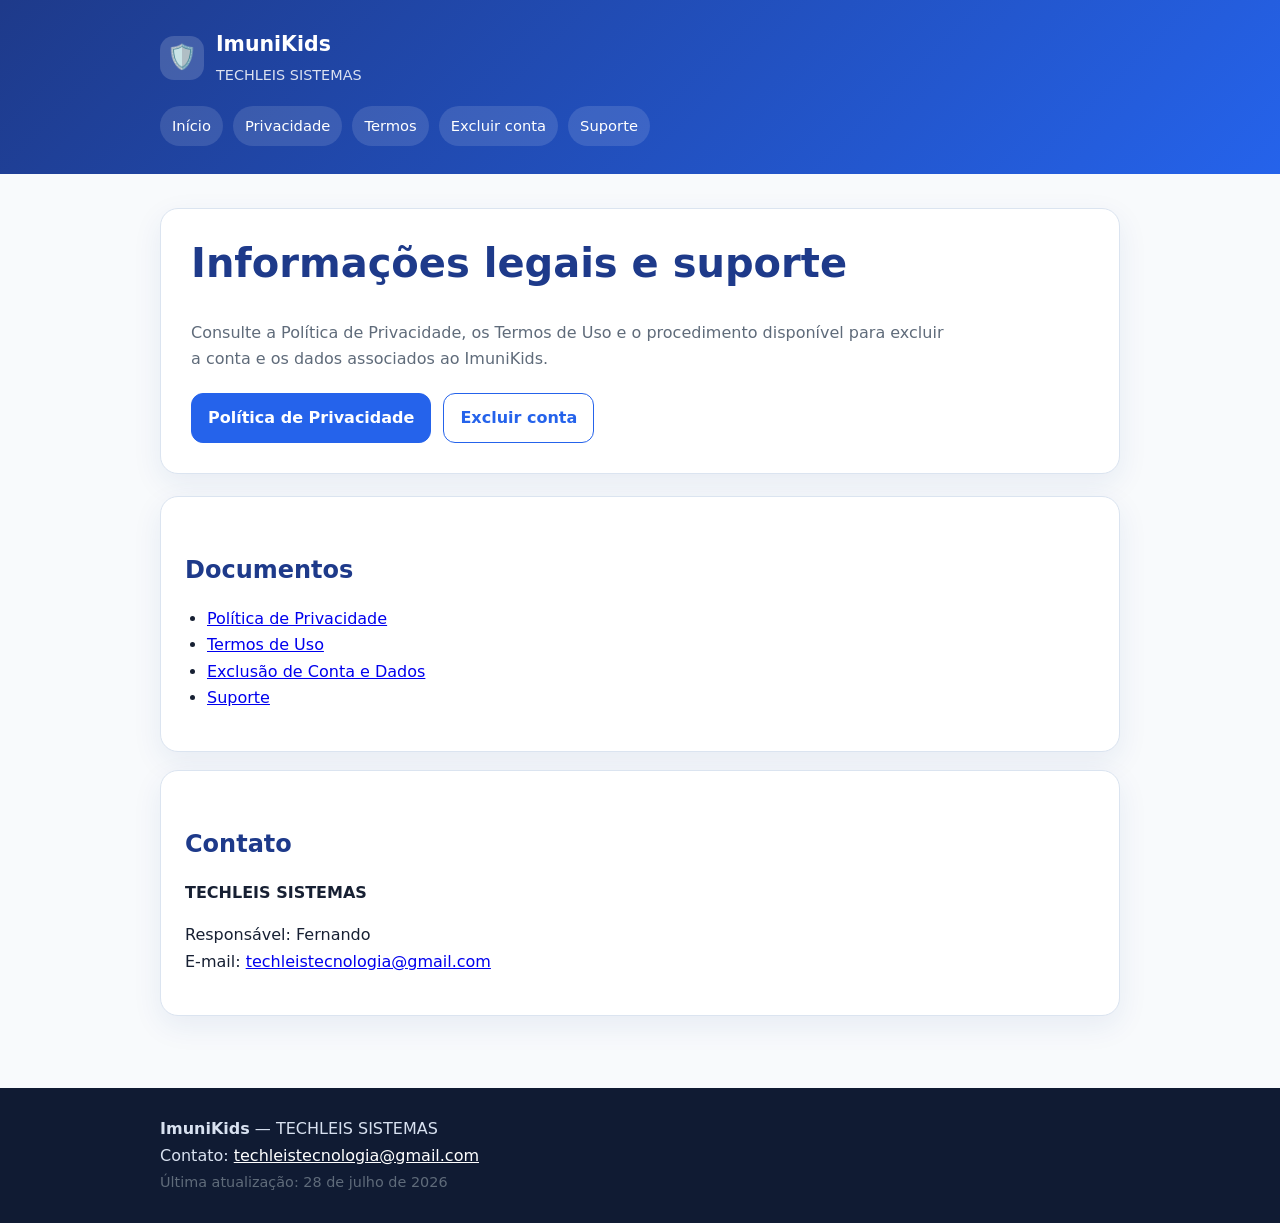
<file: index.html>
<!doctype html><html lang="pt-BR"><head><meta charset="utf-8"><meta name="viewport" content="width=device-width,initial-scale=1"><title>Informações legais | ImuniKids</title><meta name="description" content="Documentos legais, privacidade e suporte do ImuniKids."><meta name="theme-color" content="#2563eb"><link rel="stylesheet" href="styles.css"></head><body><header><div class="header-inner"><div class="brand"><div class="brand-mark" aria-hidden="true">🛡️</div><div><h1>ImuniKids</h1><p>TECHLEIS SISTEMAS</p></div></div><nav aria-label="Navegação principal"><a href="index.html">Início</a><a href="privacidade.html">Privacidade</a><a href="termos.html">Termos</a><a href="excluir-conta.html">Excluir conta</a><a href="suporte.html">Suporte</a></nav></div></header><main><section class="hero"><h2>Informações legais e suporte</h2><p>Consulte a Política de Privacidade, os Termos de Uso e o procedimento disponível para excluir a conta e os dados associados ao ImuniKids.</p><div class="actions"><a class="button primary" href="privacidade.html">Política de Privacidade</a><a class="button secondary" href="excluir-conta.html">Excluir conta</a></div></section><section class="card"><h2>Documentos</h2><ul><li><a href="privacidade.html">Política de Privacidade</a></li><li><a href="termos.html">Termos de Uso</a></li><li><a href="excluir-conta.html">Exclusão de Conta e Dados</a></li><li><a href="suporte.html">Suporte</a></li></ul></section><section class="card"><h2>Contato</h2><p><strong>TECHLEIS SISTEMAS</strong></p><p>Responsável: Fernando<br>E-mail: <a href="mailto:techleistecnologia@gmail.com">techleistecnologia@gmail.com</a></p></section></main><footer><div class="inner"><strong>ImuniKids</strong> — TECHLEIS SISTEMAS<br>Contato: <a href="mailto:techleistecnologia@gmail.com">techleistecnologia@gmail.com</a><br><span class="meta">Última atualização: 28 de julho de 2026</span></div></footer></body></html>
</file>
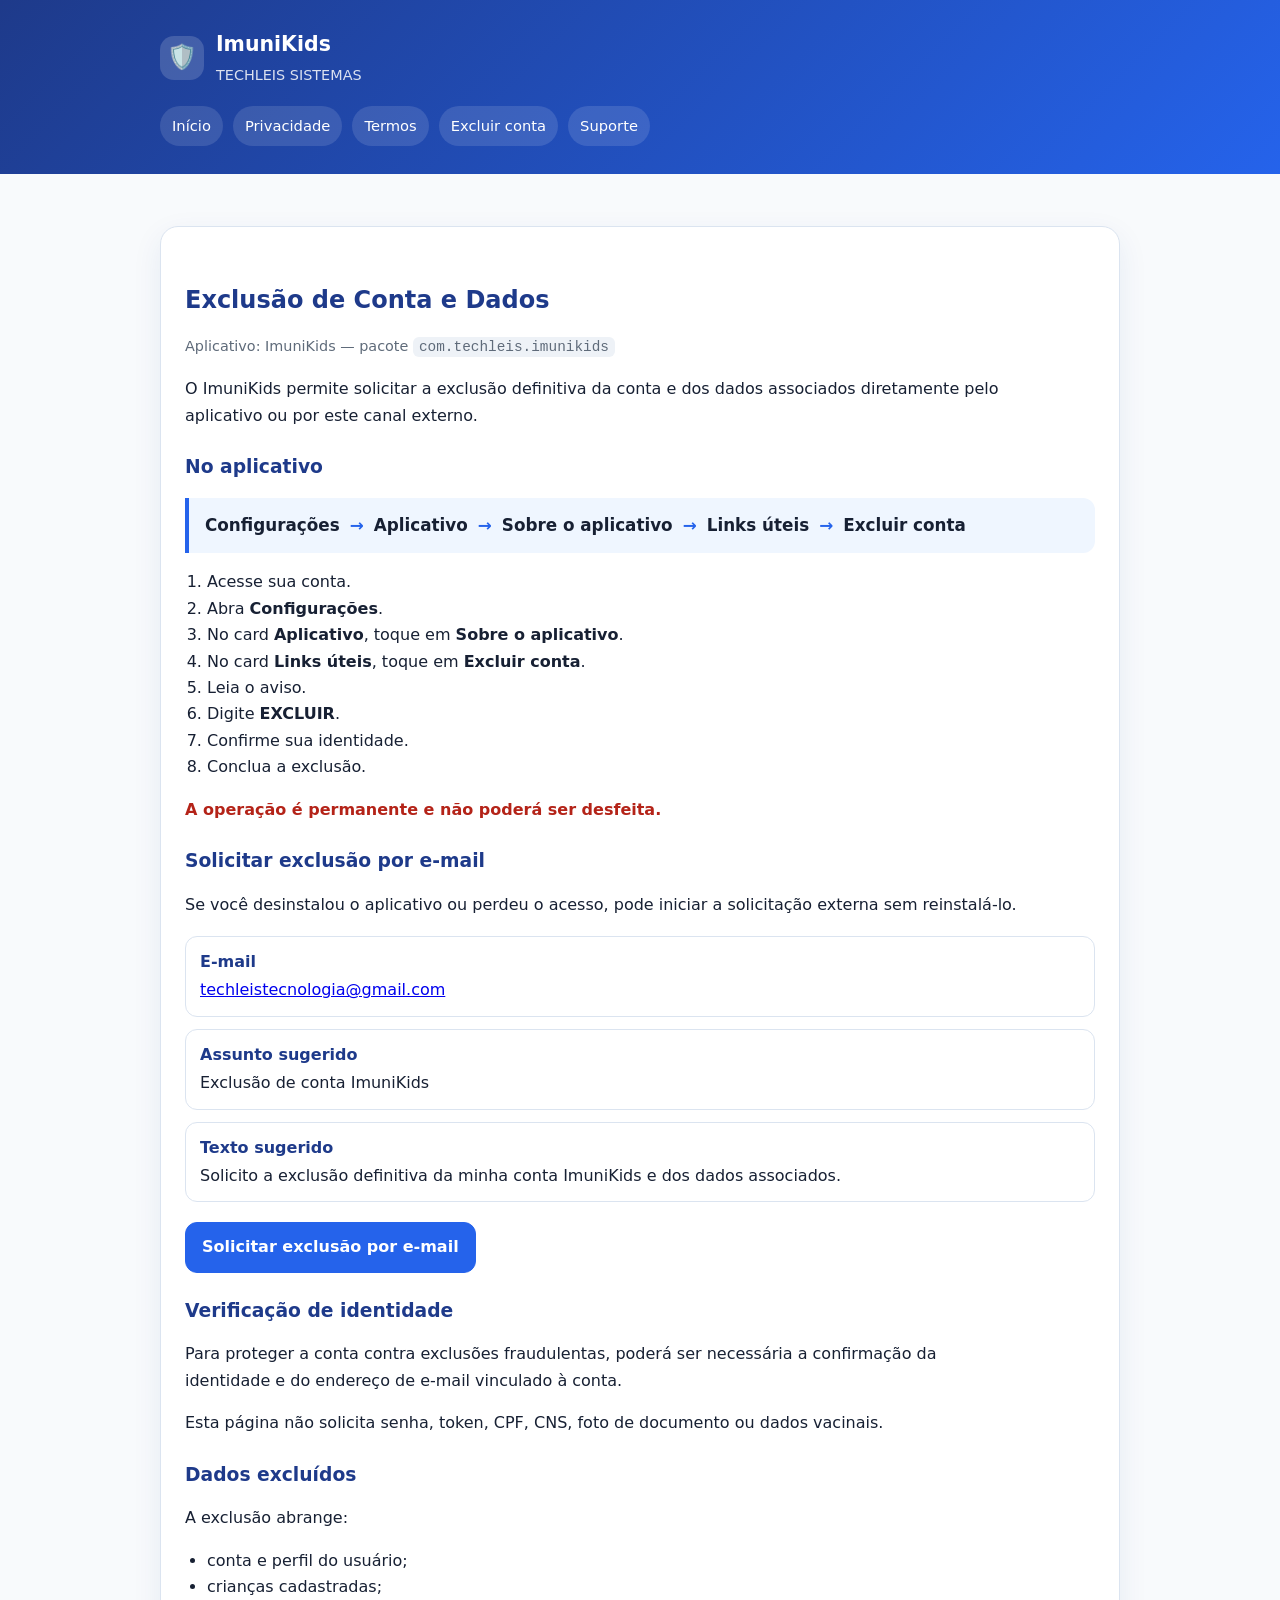
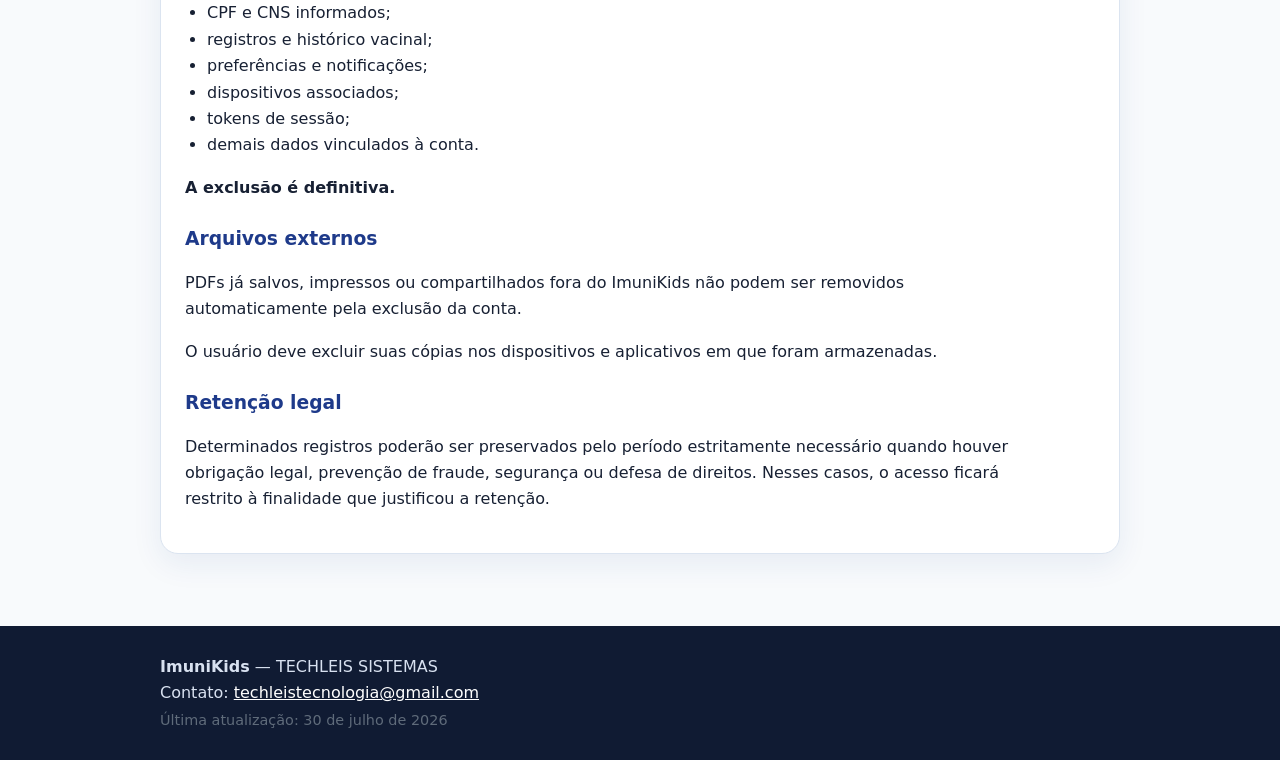
<file: excluir-conta.html>
<!doctype html>
<html lang="pt-BR">
<head>
  <meta charset="utf-8">
  <meta name="viewport" content="width=device-width,initial-scale=1">
  <title>Exclusão de Conta | ImuniKids</title>
  <meta name="description" content="Saiba como excluir definitivamente sua conta ImuniKids e os dados associados.">
  <meta name="theme-color" content="#2563eb">
  <link rel="stylesheet" href="styles.css">
</head>
<body>
  <header>
    <div class="header-inner">
      <div class="brand">
        <div class="brand-mark" aria-hidden="true">🛡️</div>
        <div><h1>ImuniKids</h1><p>TECHLEIS SISTEMAS</p></div>
      </div>
      <nav aria-label="Navegação principal">
        <a href="index.html">Início</a><a href="privacidade.html">Privacidade</a><a href="termos.html">Termos</a><a href="excluir-conta.html">Excluir conta</a><a href="suporte.html">Suporte</a>
      </nav>
    </div>
  </header>
  <main>
    <article class="card">
      <h2>Exclusão de Conta e Dados</h2>
      <p class="meta">Aplicativo: ImuniKids — pacote <code>com.techleis.imunikids</code></p>
      <p>O ImuniKids permite solicitar a exclusão definitiva da conta e dos dados associados diretamente pelo aplicativo ou por este canal externo.</p>

      <section aria-labelledby="no-aplicativo">
        <h3 id="no-aplicativo">No aplicativo</h3>
        <div class="notice account-path" aria-label="Caminho para excluir a conta no aplicativo">
          <strong>Configurações</strong><span aria-hidden="true">→</span><strong>Aplicativo</strong><span aria-hidden="true">→</span><strong>Sobre o aplicativo</strong><span aria-hidden="true">→</span><strong>Links úteis</strong><span aria-hidden="true">→</span><strong>Excluir conta</strong>
        </div>
        <ol>
          <li>Acesse sua conta.</li><li>Abra <strong>Configurações</strong>.</li><li>No card <strong>Aplicativo</strong>, toque em <strong>Sobre o aplicativo</strong>.</li><li>No card <strong>Links úteis</strong>, toque em <strong>Excluir conta</strong>.</li><li>Leia o aviso.</li><li>Digite <strong>EXCLUIR</strong>.</li><li>Confirme sua identidade.</li><li>Conclua a exclusão.</li>
        </ol>
        <p class="permanent"><strong>A operação é permanente e não poderá ser desfeita.</strong></p>
      </section>

      <section aria-labelledby="por-email">
        <h3 id="por-email">Solicitar exclusão por e-mail</h3>
        <p>Se você desinstalou o aplicativo ou perdeu o acesso, pode iniciar a solicitação externa sem reinstalá-lo.</p>
        <dl class="request-details">
          <div><dt>E-mail</dt><dd><a href="mailto:techleistecnologia@gmail.com?subject=Exclus%C3%A3o%20de%20conta%20ImuniKids&amp;body=Solicito%20a%20exclus%C3%A3o%20definitiva%20da%20minha%20conta%20ImuniKids%20e%20dos%20dados%20associados.">techleistecnologia@gmail.com</a></dd></div>
          <div><dt>Assunto sugerido</dt><dd>Exclusão de conta ImuniKids</dd></div>
          <div><dt>Texto sugerido</dt><dd>Solicito a exclusão definitiva da minha conta ImuniKids e dos dados associados.</dd></div>
        </dl>
        <div class="actions"><a class="button primary" href="mailto:techleistecnologia@gmail.com?subject=Exclus%C3%A3o%20de%20conta%20ImuniKids&amp;body=Solicito%20a%20exclus%C3%A3o%20definitiva%20da%20minha%20conta%20ImuniKids%20e%20dos%20dados%20associados.">Solicitar exclusão por e-mail</a></div>
      </section>

      <h3>Verificação de identidade</h3>
      <p>Para proteger a conta contra exclusões fraudulentas, poderá ser necessária a confirmação da identidade e do endereço de e-mail vinculado à conta.</p>
      <p>Esta página não solicita senha, token, CPF, CNS, foto de documento ou dados vacinais.</p>

      <h3>Dados excluídos</h3>
      <p>A exclusão abrange:</p>
      <ul><li>conta e perfil do usuário;</li><li>crianças cadastradas;</li><li>CPF e CNS informados;</li><li>registros e histórico vacinal;</li><li>preferências e notificações;</li><li>dispositivos associados;</li><li>tokens de sessão;</li><li>demais dados vinculados à conta.</li></ul>
      <p><strong>A exclusão é definitiva.</strong></p>

      <h3>Arquivos externos</h3>
      <p>PDFs já salvos, impressos ou compartilhados fora do ImuniKids não podem ser removidos automaticamente pela exclusão da conta.</p>
      <p>O usuário deve excluir suas cópias nos dispositivos e aplicativos em que foram armazenadas.</p>

      <h3>Retenção legal</h3>
      <p>Determinados registros poderão ser preservados pelo período estritamente necessário quando houver obrigação legal, prevenção de fraude, segurança ou defesa de direitos. Nesses casos, o acesso ficará restrito à finalidade que justificou a retenção.</p>
    </article>
  </main>
  <footer><div class="inner"><strong>ImuniKids</strong> — TECHLEIS SISTEMAS<br>Contato: <a href="mailto:techleistecnologia@gmail.com">techleistecnologia@gmail.com</a><br><span class="meta">Última atualização: 30 de julho de 2026</span></div></footer>
</body>
</html>
</file>
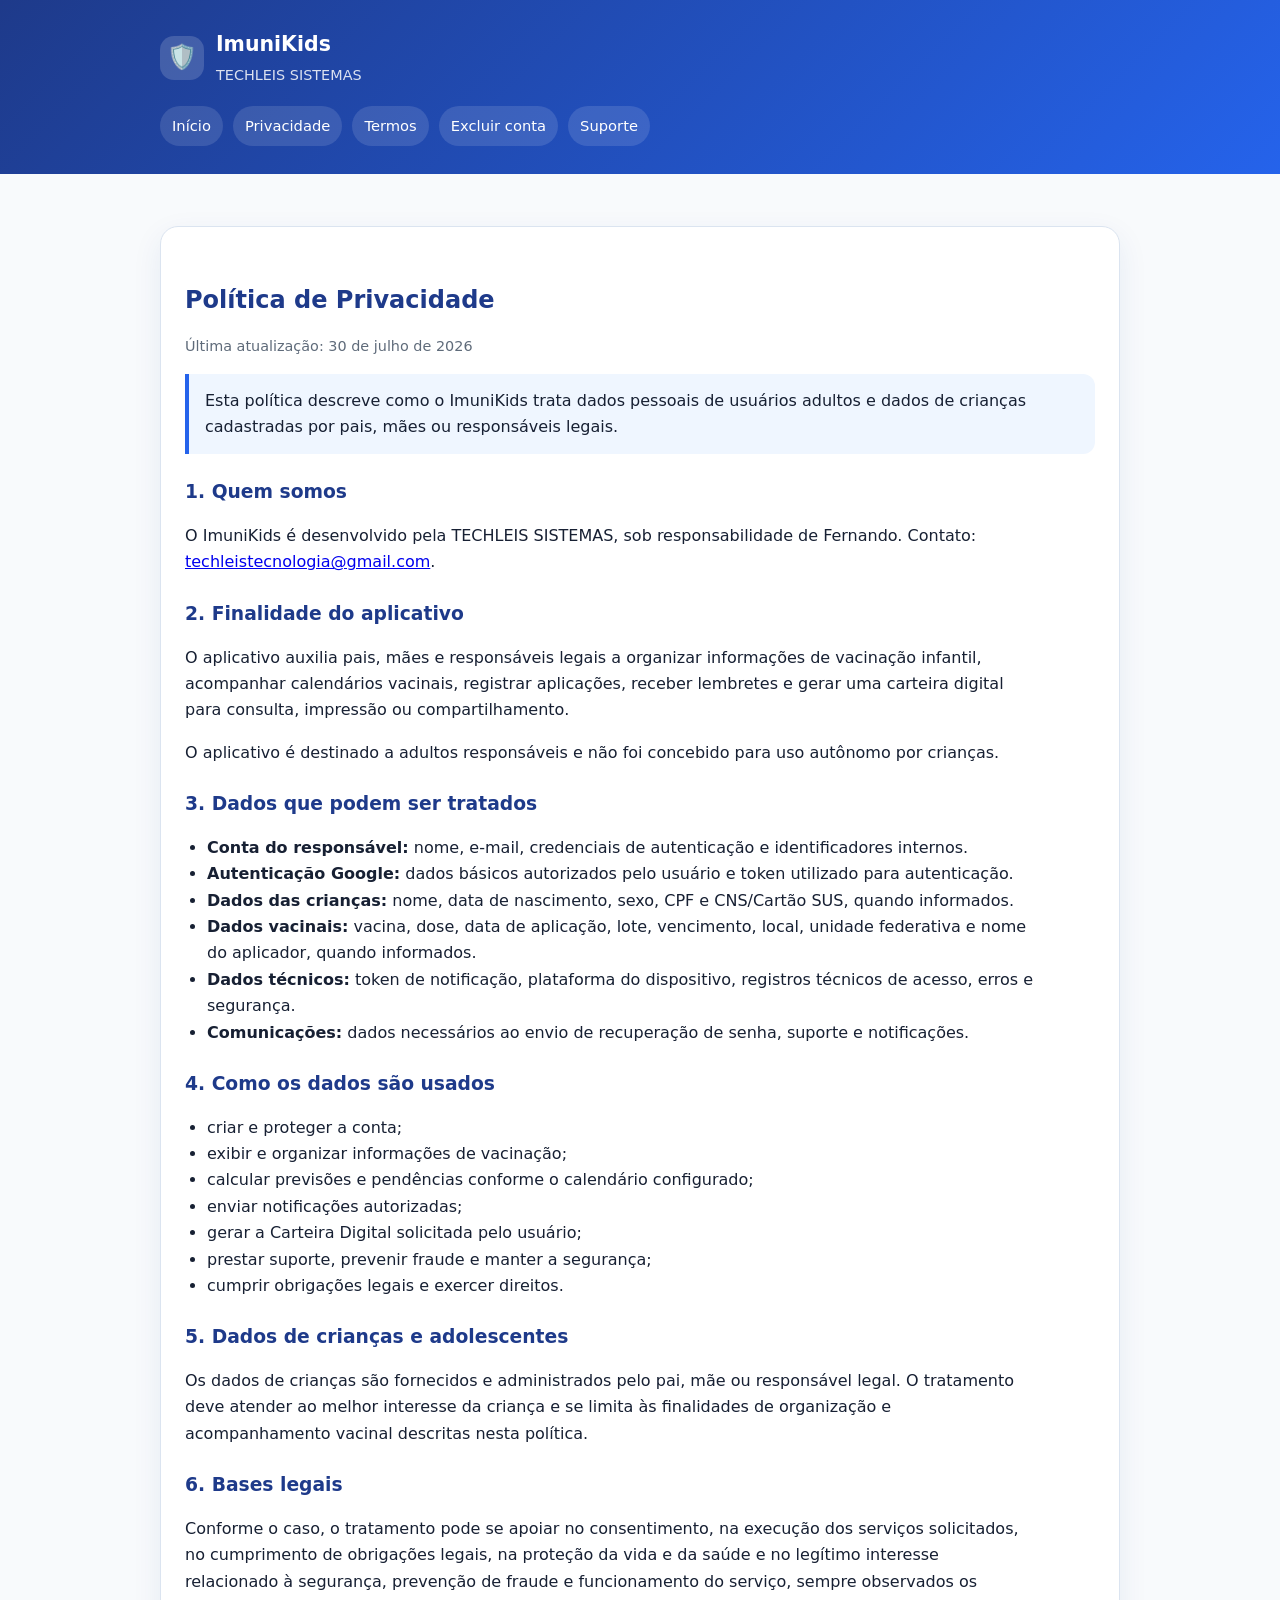
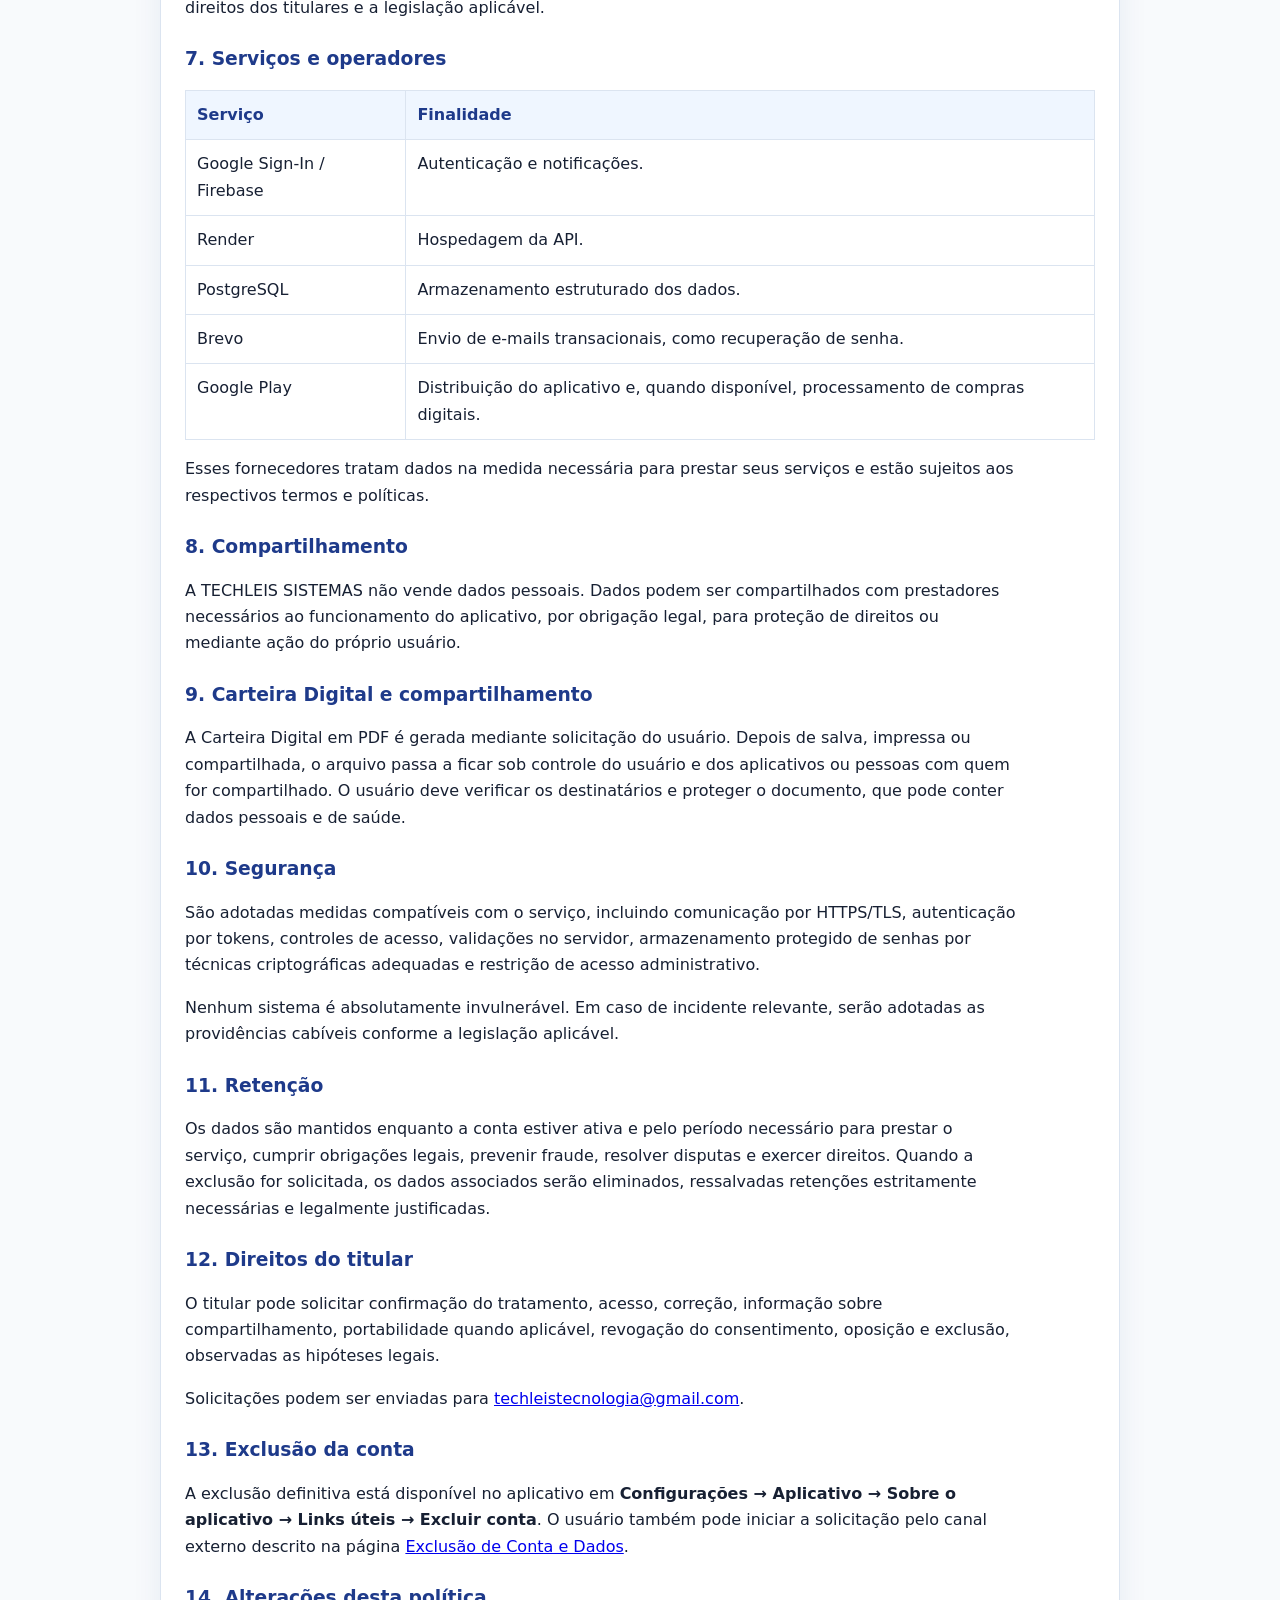
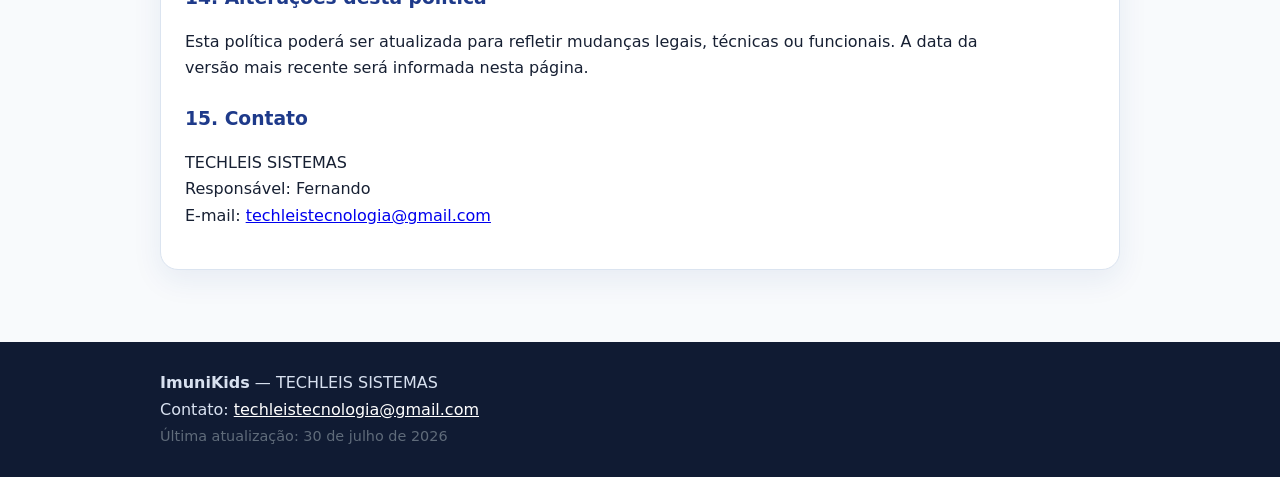
<file: privacidade.html>
<!doctype html><html lang="pt-BR"><head><meta charset="utf-8"><meta name="viewport" content="width=device-width,initial-scale=1"><title>Política de Privacidade | ImuniKids</title><meta name="description" content="Política de Privacidade do aplicativo ImuniKids."><meta name="theme-color" content="#2563eb"><link rel="stylesheet" href="styles.css"></head><body><header><div class="header-inner"><div class="brand"><div class="brand-mark" aria-hidden="true">🛡️</div><div><h1>ImuniKids</h1><p>TECHLEIS SISTEMAS</p></div></div><nav aria-label="Navegação principal"><a href="index.html">Início</a><a href="privacidade.html">Privacidade</a><a href="termos.html">Termos</a><a href="excluir-conta.html">Excluir conta</a><a href="suporte.html">Suporte</a></nav></div></header><main><article class="card"><h2>Política de Privacidade</h2><p class="meta">Última atualização: 30 de julho de 2026</p><div class="notice">Esta política descreve como o ImuniKids trata dados pessoais de usuários adultos e dados de crianças cadastradas por pais, mães ou responsáveis legais.</div><h3>1. Quem somos</h3><p>O ImuniKids é desenvolvido pela TECHLEIS SISTEMAS, sob responsabilidade de Fernando. Contato: <a href="mailto:techleistecnologia@gmail.com">techleistecnologia@gmail.com</a>.</p><h3>2. Finalidade do aplicativo</h3><p>O aplicativo auxilia pais, mães e responsáveis legais a organizar informações de vacinação infantil, acompanhar calendários vacinais, registrar aplicações, receber lembretes e gerar uma carteira digital para consulta, impressão ou compartilhamento.</p><p>O aplicativo é destinado a adultos responsáveis e não foi concebido para uso autônomo por crianças.</p><h3>3. Dados que podem ser tratados</h3><ul><li><strong>Conta do responsável:</strong> nome, e-mail, credenciais de autenticação e identificadores internos.</li><li><strong>Autenticação Google:</strong> dados básicos autorizados pelo usuário e token utilizado para autenticação.</li><li><strong>Dados das crianças:</strong> nome, data de nascimento, sexo, CPF e CNS/Cartão SUS, quando informados.</li><li><strong>Dados vacinais:</strong> vacina, dose, data de aplicação, lote, vencimento, local, unidade federativa e nome do aplicador, quando informados.</li><li><strong>Dados técnicos:</strong> token de notificação, plataforma do dispositivo, registros técnicos de acesso, erros e segurança.</li><li><strong>Comunicações:</strong> dados necessários ao envio de recuperação de senha, suporte e notificações.</li></ul><h3>4. Como os dados são usados</h3><ul><li>criar e proteger a conta;</li><li>exibir e organizar informações de vacinação;</li><li>calcular previsões e pendências conforme o calendário configurado;</li><li>enviar notificações autorizadas;</li><li>gerar a Carteira Digital solicitada pelo usuário;</li><li>prestar suporte, prevenir fraude e manter a segurança;</li><li>cumprir obrigações legais e exercer direitos.</li></ul><h3>5. Dados de crianças e adolescentes</h3><p>Os dados de crianças são fornecidos e administrados pelo pai, mãe ou responsável legal. O tratamento deve atender ao melhor interesse da criança e se limita às finalidades de organização e acompanhamento vacinal descritas nesta política.</p><h3>6. Bases legais</h3><p>Conforme o caso, o tratamento pode se apoiar no consentimento, na execução dos serviços solicitados, no cumprimento de obrigações legais, na proteção da vida e da saúde e no legítimo interesse relacionado à segurança, prevenção de fraude e funcionamento do serviço, sempre observados os direitos dos titulares e a legislação aplicável.</p><h3>7. Serviços e operadores</h3><table><thead><tr><th>Serviço</th><th>Finalidade</th></tr></thead><tbody><tr><td>Google Sign-In / Firebase</td><td>Autenticação e notificações.</td></tr><tr><td>Render</td><td>Hospedagem da API.</td></tr><tr><td>PostgreSQL</td><td>Armazenamento estruturado dos dados.</td></tr><tr><td>Brevo</td><td>Envio de e-mails transacionais, como recuperação de senha.</td></tr><tr><td>Google Play</td><td>Distribuição do aplicativo e, quando disponível, processamento de compras digitais.</td></tr></tbody></table><p>Esses fornecedores tratam dados na medida necessária para prestar seus serviços e estão sujeitos aos respectivos termos e políticas.</p><h3>8. Compartilhamento</h3><p>A TECHLEIS SISTEMAS não vende dados pessoais. Dados podem ser compartilhados com prestadores necessários ao funcionamento do aplicativo, por obrigação legal, para proteção de direitos ou mediante ação do próprio usuário.</p><h3>9. Carteira Digital e compartilhamento</h3><p>A Carteira Digital em PDF é gerada mediante solicitação do usuário. Depois de salva, impressa ou compartilhada, o arquivo passa a ficar sob controle do usuário e dos aplicativos ou pessoas com quem for compartilhado. O usuário deve verificar os destinatários e proteger o documento, que pode conter dados pessoais e de saúde.</p><h3>10. Segurança</h3><p>São adotadas medidas compatíveis com o serviço, incluindo comunicação por HTTPS/TLS, autenticação por tokens, controles de acesso, validações no servidor, armazenamento protegido de senhas por técnicas criptográficas adequadas e restrição de acesso administrativo.</p><p>Nenhum sistema é absolutamente invulnerável. Em caso de incidente relevante, serão adotadas as providências cabíveis conforme a legislação aplicável.</p><h3>11. Retenção</h3><p>Os dados são mantidos enquanto a conta estiver ativa e pelo período necessário para prestar o serviço, cumprir obrigações legais, prevenir fraude, resolver disputas e exercer direitos. Quando a exclusão for solicitada, os dados associados serão eliminados, ressalvadas retenções estritamente necessárias e legalmente justificadas.</p><h3>12. Direitos do titular</h3><p>O titular pode solicitar confirmação do tratamento, acesso, correção, informação sobre compartilhamento, portabilidade quando aplicável, revogação do consentimento, oposição e exclusão, observadas as hipóteses legais.</p><p>Solicitações podem ser enviadas para <a href="mailto:techleistecnologia@gmail.com">techleistecnologia@gmail.com</a>.</p><h3>13. Exclusão da conta</h3><p>A exclusão definitiva está disponível no aplicativo em <strong>Configurações → Aplicativo → Sobre o aplicativo → Links úteis → Excluir conta</strong>. O usuário também pode iniciar a solicitação pelo canal externo descrito na página <a href="excluir-conta.html">Exclusão de Conta e Dados</a>.</p><h3>14. Alterações desta política</h3><p>Esta política poderá ser atualizada para refletir mudanças legais, técnicas ou funcionais. A data da versão mais recente será informada nesta página.</p><h3>15. Contato</h3><p>TECHLEIS SISTEMAS<br>Responsável: Fernando<br>E-mail: <a href="mailto:techleistecnologia@gmail.com">techleistecnologia@gmail.com</a></p></article></main><footer><div class="inner"><strong>ImuniKids</strong> — TECHLEIS SISTEMAS<br>Contato: <a href="mailto:techleistecnologia@gmail.com">techleistecnologia@gmail.com</a><br><span class="meta">Última atualização: 30 de julho de 2026</span></div></footer></body></html>
</file>
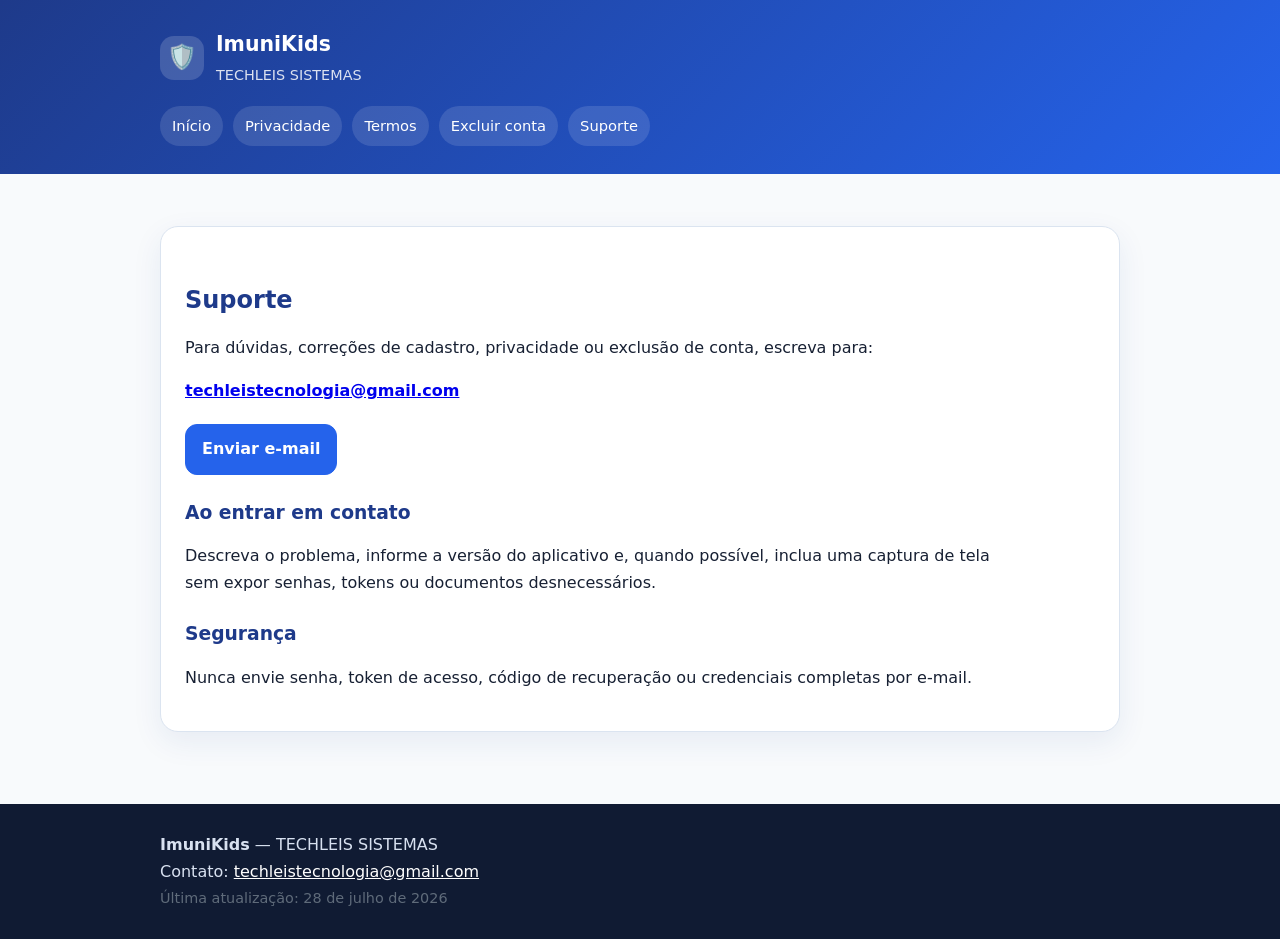
<file: suporte.html>
<!doctype html><html lang="pt-BR"><head><meta charset="utf-8"><meta name="viewport" content="width=device-width,initial-scale=1"><title>Suporte | ImuniKids</title><meta name="description" content="Canal de suporte do aplicativo ImuniKids."><meta name="theme-color" content="#2563eb"><link rel="stylesheet" href="styles.css"></head><body><header><div class="header-inner"><div class="brand"><div class="brand-mark" aria-hidden="true">🛡️</div><div><h1>ImuniKids</h1><p>TECHLEIS SISTEMAS</p></div></div><nav aria-label="Navegação principal"><a href="index.html">Início</a><a href="privacidade.html">Privacidade</a><a href="termos.html">Termos</a><a href="excluir-conta.html">Excluir conta</a><a href="suporte.html">Suporte</a></nav></div></header><main><article class="card"><h2>Suporte</h2><p>Para dúvidas, correções de cadastro, privacidade ou exclusão de conta, escreva para:</p><p><strong><a href="mailto:techleistecnologia@gmail.com">techleistecnologia@gmail.com</a></strong></p><div class="actions"><a class="button primary" href="mailto:techleistecnologia@gmail.com?subject=Suporte%20ImuniKids">Enviar e-mail</a></div><h3>Ao entrar em contato</h3><p>Descreva o problema, informe a versão do aplicativo e, quando possível, inclua uma captura de tela sem expor senhas, tokens ou documentos desnecessários.</p><h3>Segurança</h3><p>Nunca envie senha, token de acesso, código de recuperação ou credenciais completas por e-mail.</p></article></main><footer><div class="inner"><strong>ImuniKids</strong> — TECHLEIS SISTEMAS<br>Contato: <a href="mailto:techleistecnologia@gmail.com">techleistecnologia@gmail.com</a><br><span class="meta">Última atualização: 28 de julho de 2026</span></div></footer></body></html>
</file>
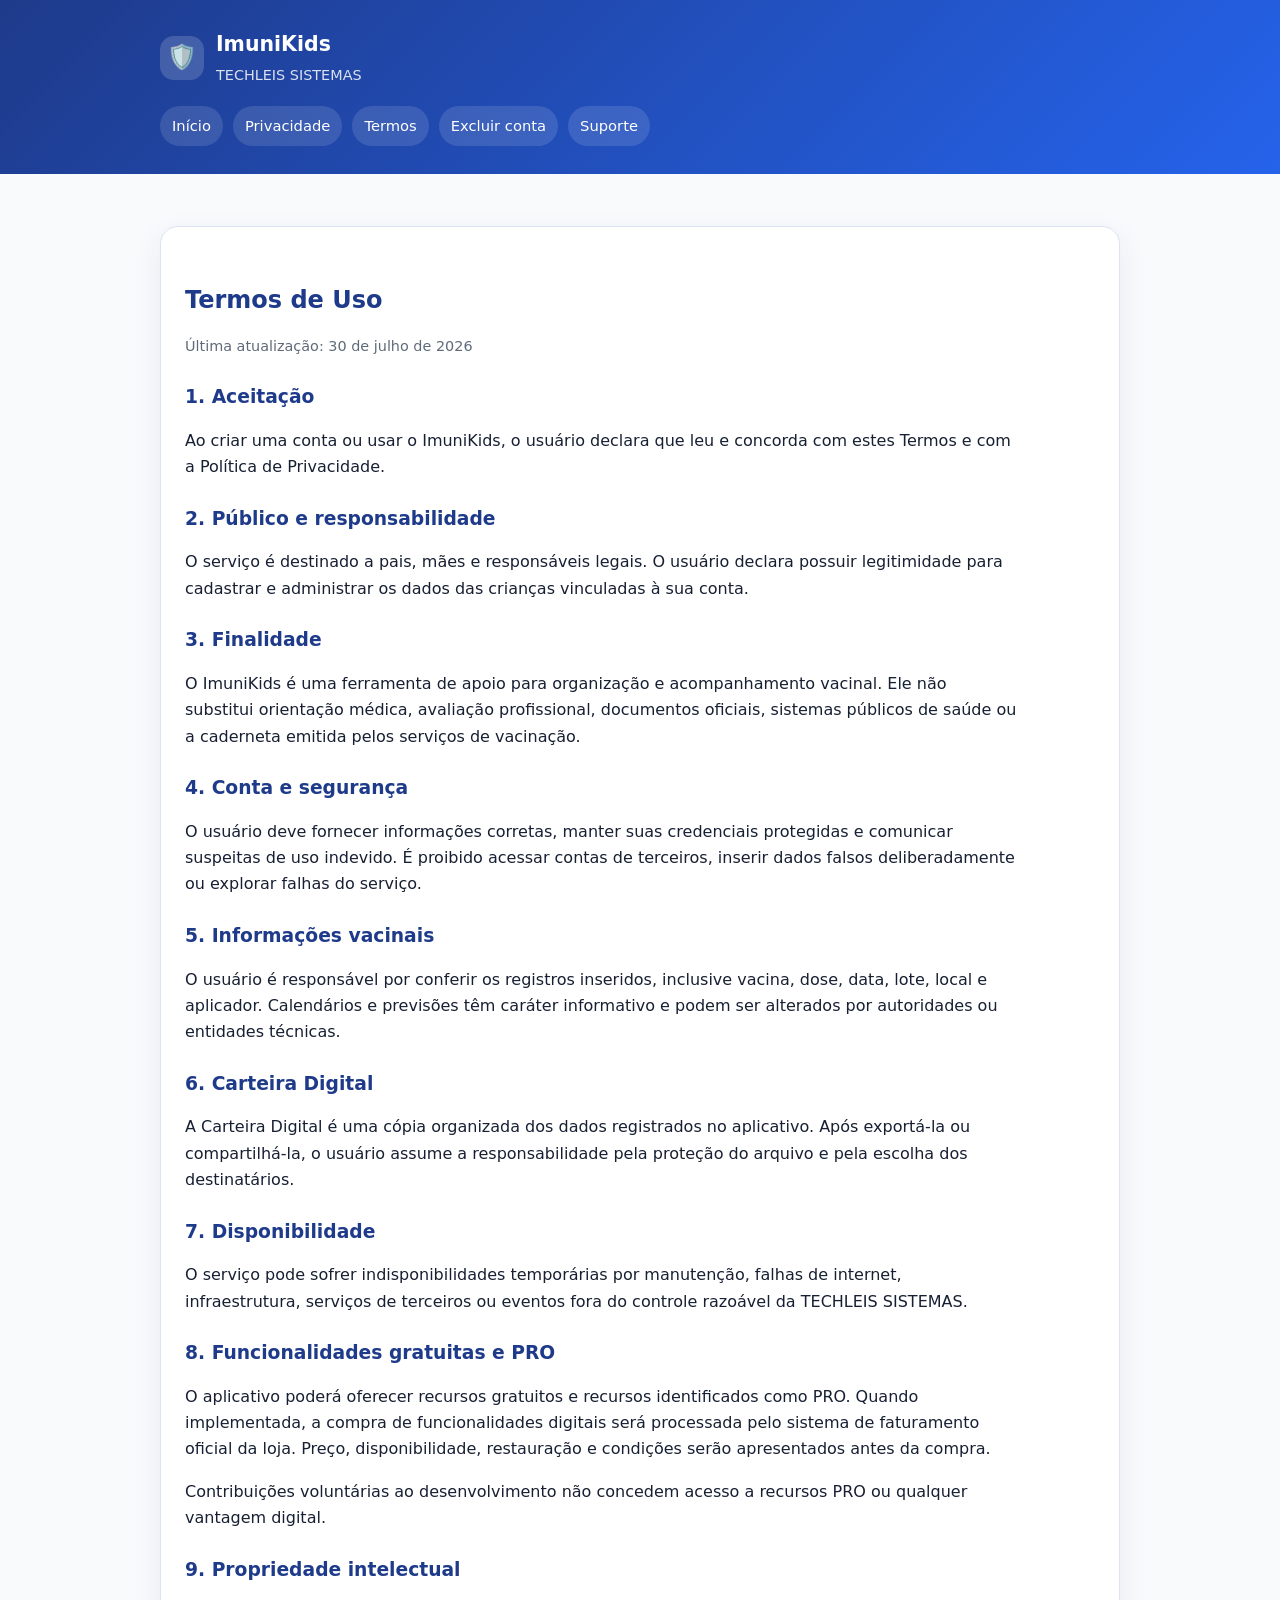
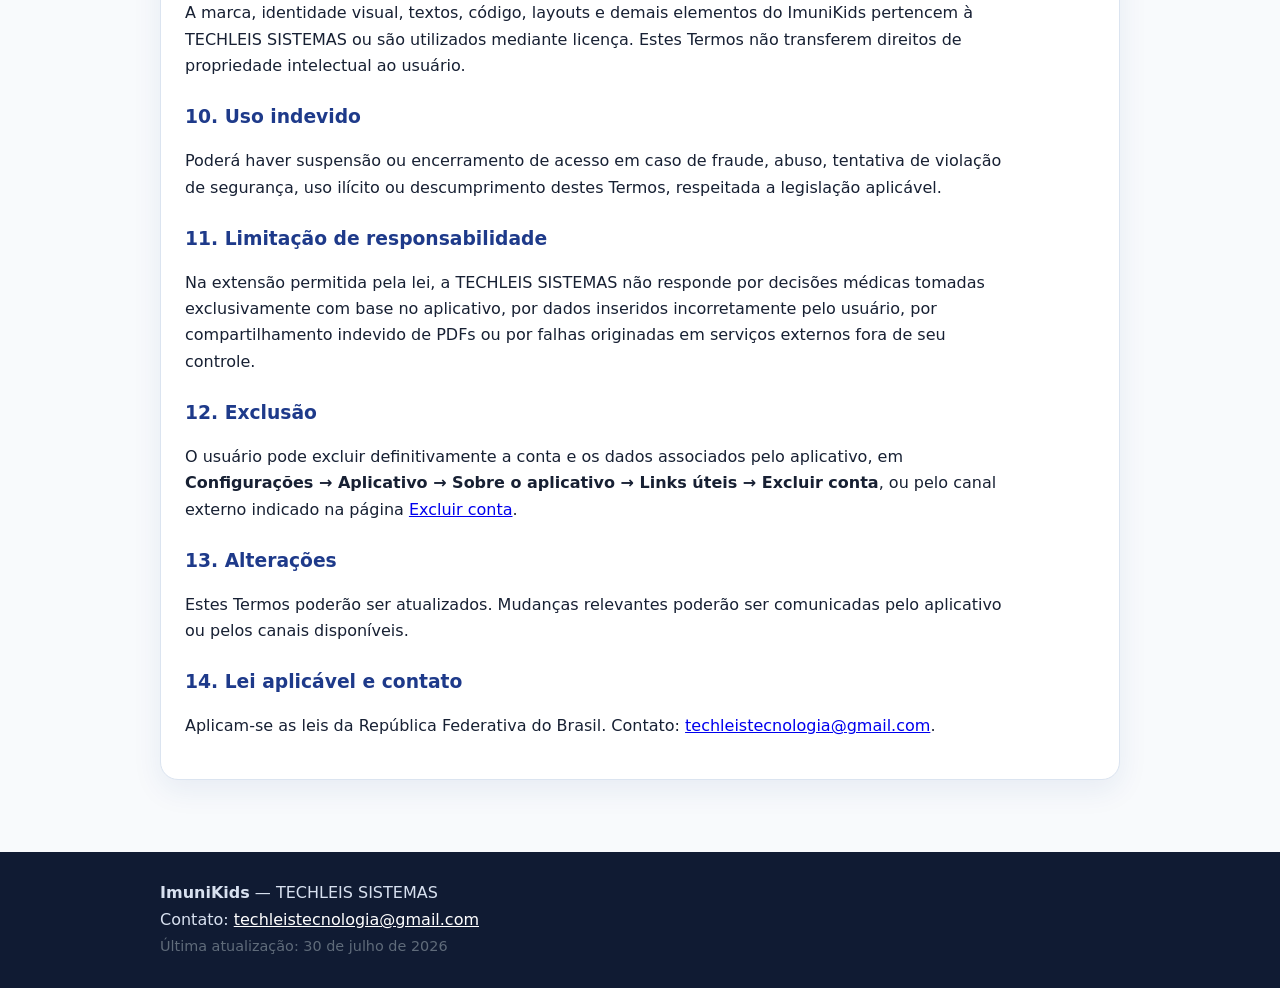
<file: termos.html>
<!doctype html><html lang="pt-BR"><head><meta charset="utf-8"><meta name="viewport" content="width=device-width,initial-scale=1"><title>Termos de Uso | ImuniKids</title><meta name="description" content="Termos de Uso do aplicativo ImuniKids."><meta name="theme-color" content="#2563eb"><link rel="stylesheet" href="styles.css"></head><body><header><div class="header-inner"><div class="brand"><div class="brand-mark" aria-hidden="true">🛡️</div><div><h1>ImuniKids</h1><p>TECHLEIS SISTEMAS</p></div></div><nav aria-label="Navegação principal"><a href="index.html">Início</a><a href="privacidade.html">Privacidade</a><a href="termos.html">Termos</a><a href="excluir-conta.html">Excluir conta</a><a href="suporte.html">Suporte</a></nav></div></header><main><article class="card"><h2>Termos de Uso</h2><p class="meta">Última atualização: 30 de julho de 2026</p><h3>1. Aceitação</h3><p>Ao criar uma conta ou usar o ImuniKids, o usuário declara que leu e concorda com estes Termos e com a Política de Privacidade.</p><h3>2. Público e responsabilidade</h3><p>O serviço é destinado a pais, mães e responsáveis legais. O usuário declara possuir legitimidade para cadastrar e administrar os dados das crianças vinculadas à sua conta.</p><h3>3. Finalidade</h3><p>O ImuniKids é uma ferramenta de apoio para organização e acompanhamento vacinal. Ele não substitui orientação médica, avaliação profissional, documentos oficiais, sistemas públicos de saúde ou a caderneta emitida pelos serviços de vacinação.</p><h3>4. Conta e segurança</h3><p>O usuário deve fornecer informações corretas, manter suas credenciais protegidas e comunicar suspeitas de uso indevido. É proibido acessar contas de terceiros, inserir dados falsos deliberadamente ou explorar falhas do serviço.</p><h3>5. Informações vacinais</h3><p>O usuário é responsável por conferir os registros inseridos, inclusive vacina, dose, data, lote, local e aplicador. Calendários e previsões têm caráter informativo e podem ser alterados por autoridades ou entidades técnicas.</p><h3>6. Carteira Digital</h3><p>A Carteira Digital é uma cópia organizada dos dados registrados no aplicativo. Após exportá-la ou compartilhá-la, o usuário assume a responsabilidade pela proteção do arquivo e pela escolha dos destinatários.</p><h3>7. Disponibilidade</h3><p>O serviço pode sofrer indisponibilidades temporárias por manutenção, falhas de internet, infraestrutura, serviços de terceiros ou eventos fora do controle razoável da TECHLEIS SISTEMAS.</p><h3>8. Funcionalidades gratuitas e PRO</h3><p>O aplicativo poderá oferecer recursos gratuitos e recursos identificados como PRO. Quando implementada, a compra de funcionalidades digitais será processada pelo sistema de faturamento oficial da loja. Preço, disponibilidade, restauração e condições serão apresentados antes da compra.</p><p>Contribuições voluntárias ao desenvolvimento não concedem acesso a recursos PRO ou qualquer vantagem digital.</p><h3>9. Propriedade intelectual</h3><p>A marca, identidade visual, textos, código, layouts e demais elementos do ImuniKids pertencem à TECHLEIS SISTEMAS ou são utilizados mediante licença. Estes Termos não transferem direitos de propriedade intelectual ao usuário.</p><h3>10. Uso indevido</h3><p>Poderá haver suspensão ou encerramento de acesso em caso de fraude, abuso, tentativa de violação de segurança, uso ilícito ou descumprimento destes Termos, respeitada a legislação aplicável.</p><h3>11. Limitação de responsabilidade</h3><p>Na extensão permitida pela lei, a TECHLEIS SISTEMAS não responde por decisões médicas tomadas exclusivamente com base no aplicativo, por dados inseridos incorretamente pelo usuário, por compartilhamento indevido de PDFs ou por falhas originadas em serviços externos fora de seu controle.</p><h3>12. Exclusão</h3><p>O usuário pode excluir definitivamente a conta e os dados associados pelo aplicativo, em <strong>Configurações → Aplicativo → Sobre o aplicativo → Links úteis → Excluir conta</strong>, ou pelo canal externo indicado na página <a href="excluir-conta.html">Excluir conta</a>.</p><h3>13. Alterações</h3><p>Estes Termos poderão ser atualizados. Mudanças relevantes poderão ser comunicadas pelo aplicativo ou pelos canais disponíveis.</p><h3>14. Lei aplicável e contato</h3><p>Aplicam-se as leis da República Federativa do Brasil. Contato: <a href="mailto:techleistecnologia@gmail.com">techleistecnologia@gmail.com</a>.</p></article></main><footer><div class="inner"><strong>ImuniKids</strong> — TECHLEIS SISTEMAS<br>Contato: <a href="mailto:techleistecnologia@gmail.com">techleistecnologia@gmail.com</a><br><span class="meta">Última atualização: 30 de julho de 2026</span></div></footer></body></html>
</file>
<file: styles.css>
:root{--primary:#2563eb;--primary-dark:#1e3a8a;--bg:#f8fafc;--surface:#fff;--text:#172033;--muted:#5f6b7a;--border:#dbe4f0;--danger:#b42318;--radius:18px;--shadow:0 10px 30px rgba(30,58,138,.08)}*{box-sizing:border-box}html{scroll-behavior:smooth}body{margin:0;font-family:Inter,ui-sans-serif,system-ui,-apple-system,BlinkMacSystemFont,"Segoe UI",sans-serif;background:var(--bg);color:var(--text);line-height:1.65}header{background:linear-gradient(135deg,var(--primary-dark),var(--primary));color:white;padding:28px 20px}.header-inner,main,footer .inner{width:min(960px,calc(100% - 32px));margin:0 auto}.brand{display:flex;align-items:center;gap:12px}.brand-mark{width:44px;height:44px;display:grid;place-items:center;border-radius:14px;background:rgba(255,255,255,.16);font-size:24px}.brand h1{font-size:1.28rem;margin:0}.brand p{margin:2px 0 0;opacity:.84;font-size:.9rem}nav{margin-top:18px;display:flex;flex-wrap:wrap;gap:10px}nav a{color:white;text-decoration:none;padding:8px 12px;background:rgba(255,255,255,.12);border-radius:999px;font-size:.92rem}nav a:hover{background:rgba(255,255,255,.2)}main{padding:34px 0 54px}.hero,.card{background:var(--surface);border:1px solid var(--border);border-radius:var(--radius);box-shadow:var(--shadow)}.hero{padding:30px;margin-bottom:22px}.hero h2{margin-top:0;font-size:clamp(1.7rem,5vw,2.5rem);line-height:1.2}.hero p{color:var(--muted);max-width:760px}.card{padding:24px;margin:18px 0}h2,h3{line-height:1.28;color:var(--primary-dark)}h2{margin-top:34px}h3{margin-top:26px}p,li{max-width:82ch}ul,ol{padding-left:22px}.notice{border-left:4px solid var(--primary);background:#eff6ff;padding:14px 16px;border-radius:0 12px 12px 0}.warning{border-left-color:var(--danger);background:#fff1f0}.actions{display:flex;flex-wrap:wrap;gap:12px;margin-top:20px}.button{display:inline-flex;align-items:center;justify-content:center;border-radius:12px;padding:11px 16px;text-decoration:none;font-weight:700;border:1px solid var(--primary)}.button.primary{background:var(--primary);color:white}.button.secondary{color:var(--primary);background:white}.meta{color:var(--muted);font-size:.9rem}table{width:100%;border-collapse:collapse;margin:16px 0}th,td{border:1px solid var(--border);text-align:left;padding:11px;vertical-align:top}th{background:#eff6ff;color:var(--primary-dark)}code{background:#eef2f7;padding:2px 6px;border-radius:6px;overflow-wrap:anywhere}footer{background:#101b33;color:#d8e1f0;padding:28px 0}footer a{color:white}.small{font-size:.9rem;color:var(--muted)}@media(max-width:600px){.hero,.card{padding:20px}table{display:block;overflow-x:auto}}@media(prefers-color-scheme:dark){:root{--bg:#0f172a;--surface:#162033;--text:#eef4ff;--muted:#b4c0d2;--border:#334155;--shadow:none}h2,h3{color:#bfdbfe}.notice{background:#172554}.warning{background:#3b1717}.button.secondary{background:transparent;color:#bfdbfe;border-color:#60a5fa}th{background:#172554;color:#bfdbfe}code{background:#263247}}.account-path{display:flex;align-items:center;flex-wrap:wrap;gap:10px;margin:16px 0;font-size:1.05rem}.account-path span{color:var(--primary);font-weight:800}.permanent{color:var(--danger)}.request-details{display:grid;gap:12px;margin:18px 0}.request-details div{border:1px solid var(--border);border-radius:12px;padding:12px 14px}.request-details dt{font-weight:700;color:var(--primary-dark)}.request-details dd{margin:2px 0 0;overflow-wrap:anywhere}@media(max-width:600px){.account-path{align-items:flex-start;flex-direction:column}.account-path span{transform:rotate(90deg);margin-left:22px}.button{width:100%}}@media(prefers-color-scheme:dark){.request-details dt{color:#bfdbfe}.permanent{color:#fda29b}}
</file>
